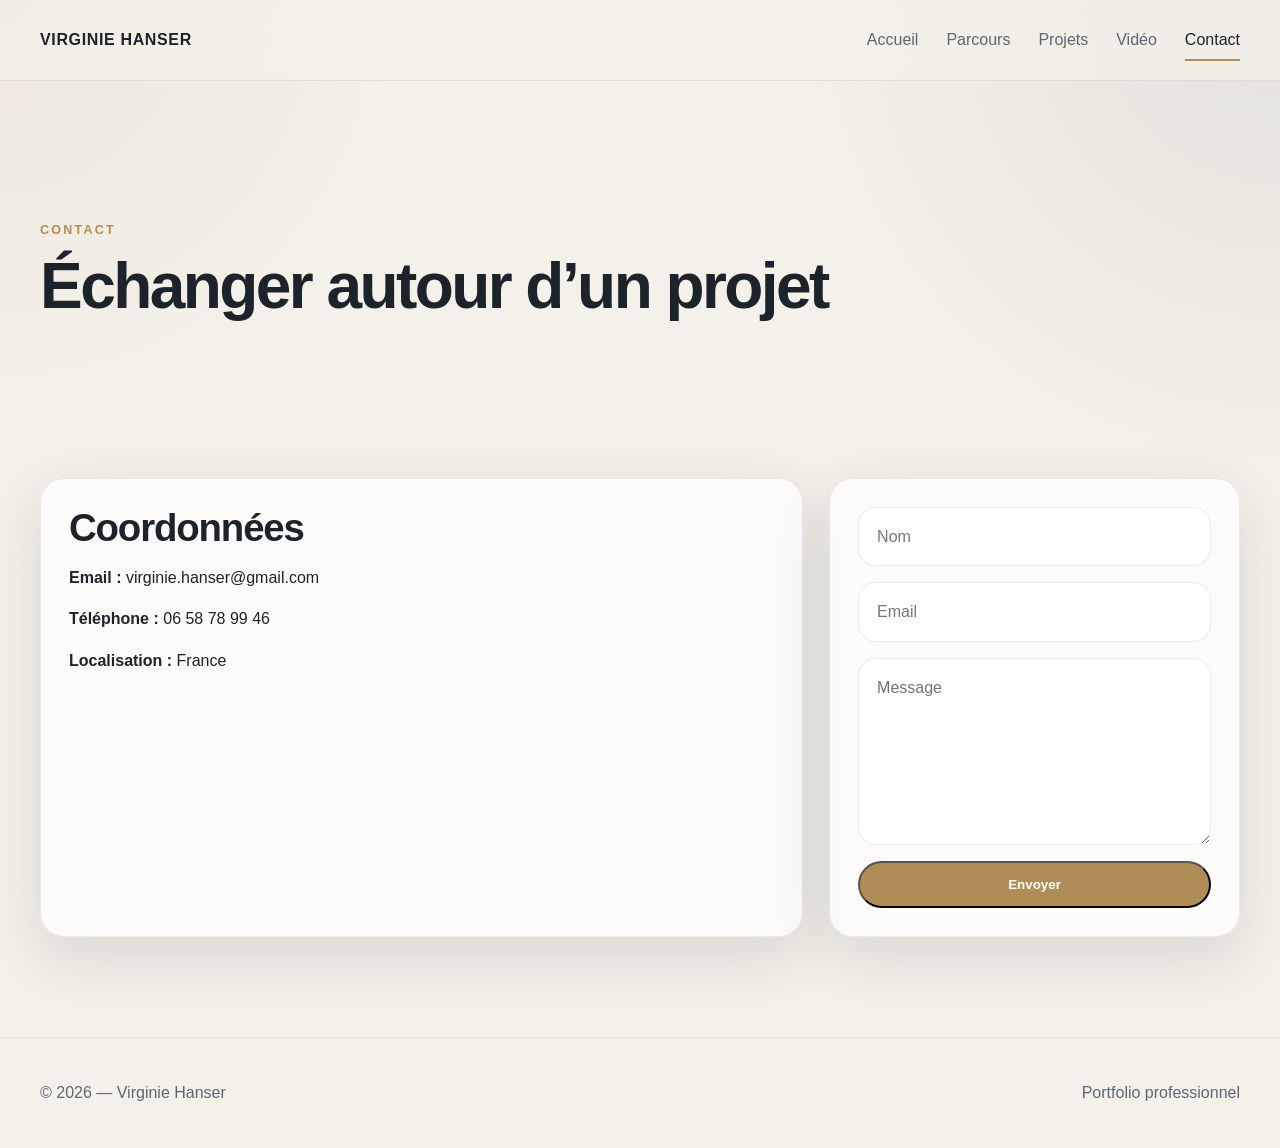
<file: contact.html>
<!DOCTYPE html>
<html lang="fr">
<head>
  <meta charset="UTF-8" />
  <meta name="viewport" content="width=device-width, initial-scale=1.0" />
  <title>Contact — Virginie Hanser</title>
  <link rel="stylesheet" href="css/style.css" />
</head>
<body>
  <header class="site-header">
    <div class="container nav-wrap">
      <a href="index.html" class="brand">Virginie Hanser</a>
      <nav class="nav">
        <a href="index.html">Accueil</a>
        <a href="parcours.html">Parcours</a>
        <a href="projets.html">Projets</a>
        <a href="video.html">Vidéo</a>
        <a href="contact.html" class="active">Contact</a>
      </nav>
      <button id="menuToggle" class="menu-toggle" aria-label="Ouvrir le menu">☰</button>
    </div>
  </header>

  <main class="page-main">
    <section class="page-hero">
      <div class="container">
        <p class="eyebrow">Contact</p>
        <h1>Échanger autour d’un projet</h1>
      </div>
    </section>

    <section class="section section-light">
      <div class="container contact-layout">
        <div class="contact-card reveal">
          <h2>Coordonnées</h2>
          <p><strong>Email :</strong> virginie.hanser@gmail.com</p>
          <p><strong>Téléphone :</strong> 06 58 78 99 46</p>
          <p><strong>Localisation :</strong> France</p>
        </div>

        <form class="contact-form reveal" onsubmit="return false;">
          <input type="text" placeholder="Nom" />
          <input type="email" placeholder="Email" />
          <textarea rows="6" placeholder="Message"></textarea>
          <button class="btn btn-primary">Envoyer</button>
        </form>
      </div>
    </section>
  </main>

  <footer class="site-footer">
    <div class="container footer-wrap">
      <p>© 2026 — Virginie Hanser</p>
      <p>Portfolio professionnel</p>
    </div>
  </footer>

  <script src="js/script.js"></script>
</body>
</html>
</file>
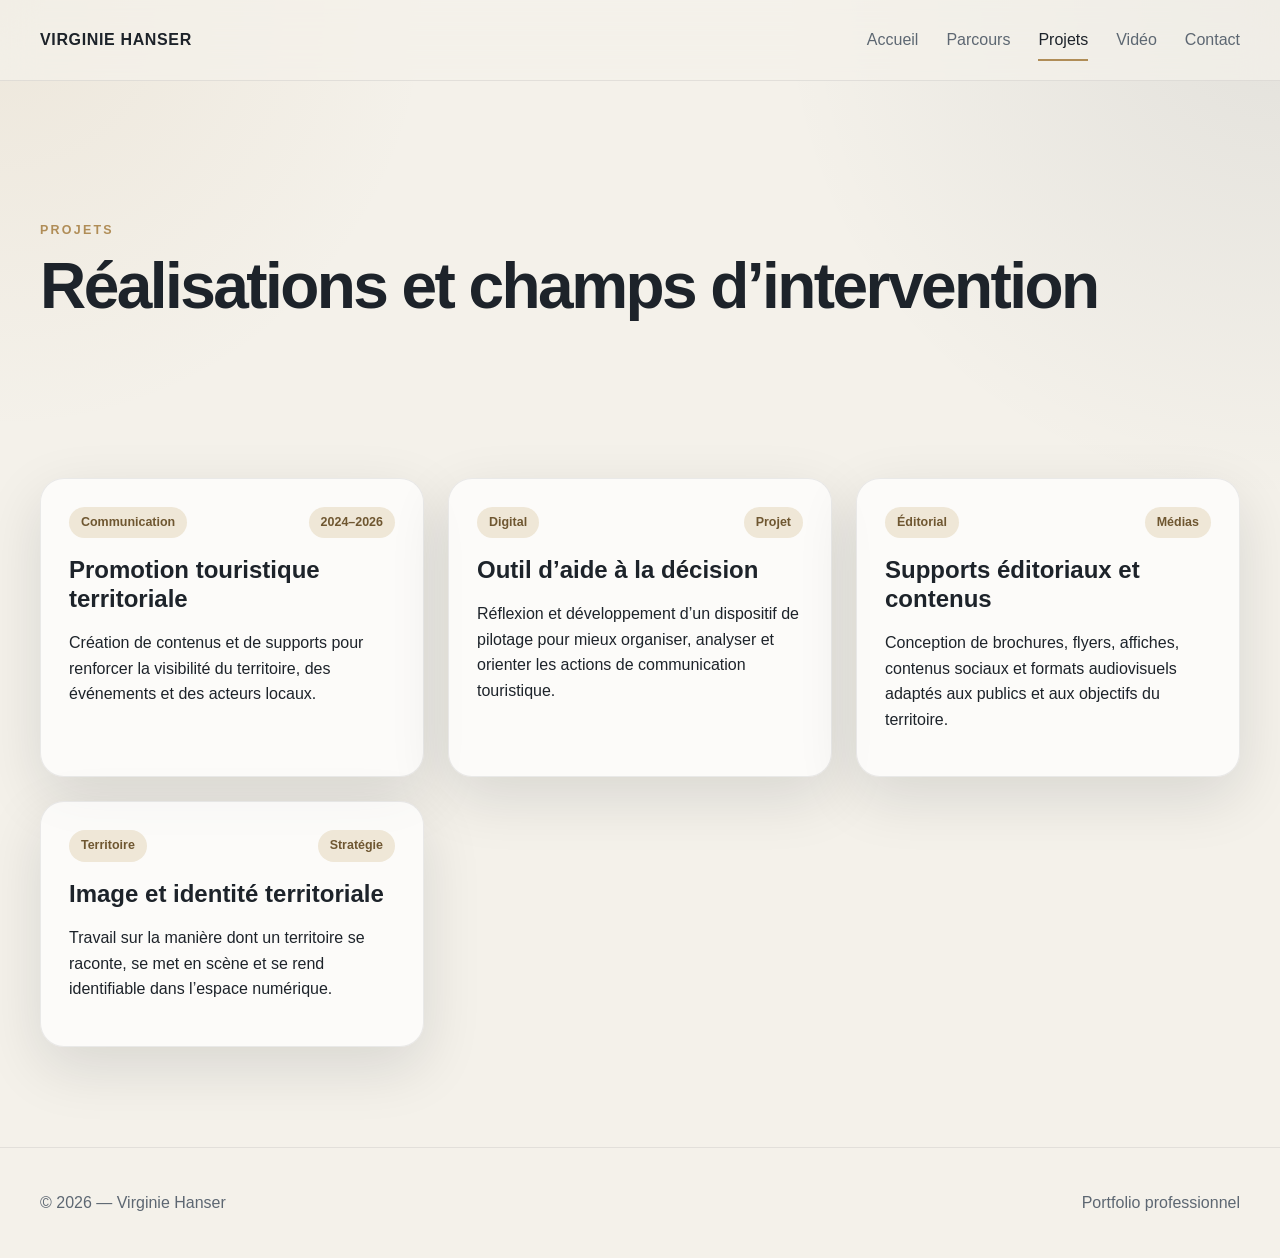
<file: projets.html>
<!DOCTYPE html>
<html lang="fr">
<head>
  <meta charset="UTF-8" />
  <meta name="viewport" content="width=device-width, initial-scale=1.0" />
  <title>Projets — Virginie Hanser</title>
  <link rel="stylesheet" href="css/style.css" />
</head>
<body>
  <header class="site-header">
    <div class="container nav-wrap">
      <a href="index.html" class="brand">Virginie Hanser</a>
      <nav class="nav">
        <a href="index.html">Accueil</a>
        <a href="parcours.html">Parcours</a>
        <a href="projets.html" class="active">Projets</a>
        <a href="video.html">Vidéo</a>
        <a href="contact.html">Contact</a>
      </nav>
      <button id="menuToggle" class="menu-toggle" aria-label="Ouvrir le menu">☰</button>
    </div>
  </header>

  <main class="page-main">
    <section class="page-hero">
      <div class="container">
        <p class="eyebrow">Projets</p>
        <h1>Réalisations et champs d’intervention</h1>
      </div>
    </section>

    <section class="section section-light">
      <div class="container case-grid">
        <article class="case-card reveal">
          <div class="case-top">
            <span class="tag">Communication</span>
            <span class="year">2024–2026</span>
          </div>
          <h2>Promotion touristique territoriale</h2>
          <p>
            Création de contenus et de supports pour renforcer la visibilité du territoire,
            des événements et des acteurs locaux.
          </p>
        </article>

        <article class="case-card reveal">
          <div class="case-top">
            <span class="tag">Digital</span>
            <span class="year">Projet</span>
          </div>
          <h2>Outil d’aide à la décision</h2>
          <p>
            Réflexion et développement d’un dispositif de pilotage pour mieux organiser,
            analyser et orienter les actions de communication touristique.
          </p>
        </article>

        <article class="case-card reveal">
          <div class="case-top">
            <span class="tag">Éditorial</span>
            <span class="year">Médias</span>
          </div>
          <h2>Supports éditoriaux et contenus</h2>
          <p>
            Conception de brochures, flyers, affiches, contenus sociaux et formats audiovisuels
            adaptés aux publics et aux objectifs du territoire.
          </p>
        </article>

        <article class="case-card reveal">
          <div class="case-top">
            <span class="tag">Territoire</span>
            <span class="year">Stratégie</span>
          </div>
          <h2>Image et identité territoriale</h2>
          <p>
            Travail sur la manière dont un territoire se raconte, se met en scène
            et se rend identifiable dans l’espace numérique.
          </p>
        </article>
      </div>
    </section>
  </main>

  <footer class="site-footer">
    <div class="container footer-wrap">
      <p>© 2026 — Virginie Hanser</p>
      <p>Portfolio professionnel</p>
    </div>
  </footer>

  <script src="js/script.js"></script>
</body>
</html>
</file>
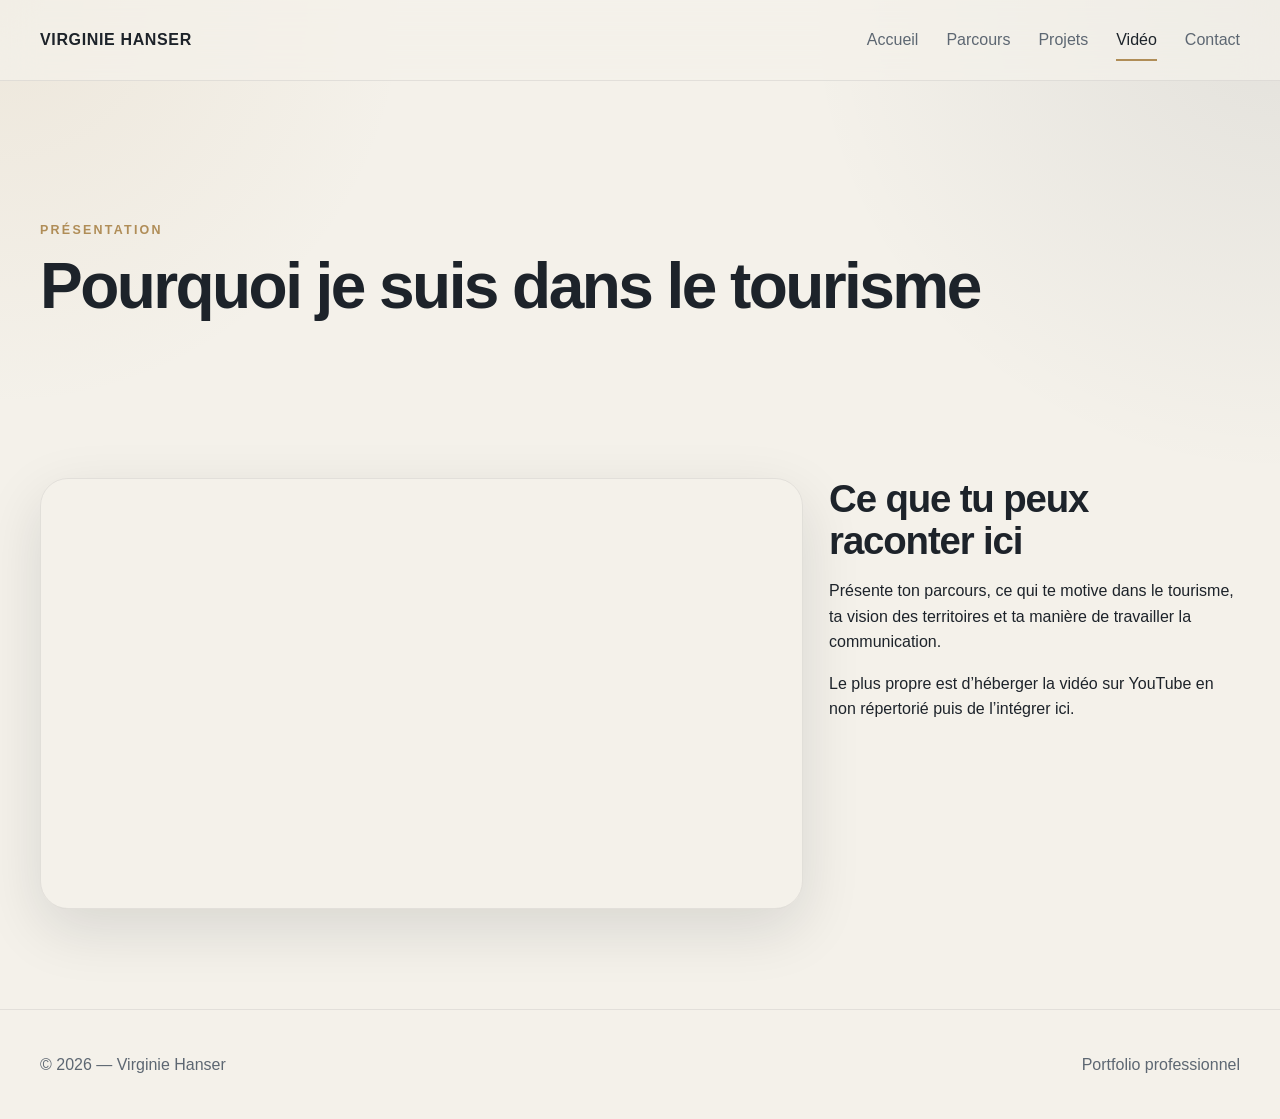
<file: video.html>
<!DOCTYPE html>
<html lang="fr">
<head>
  <meta charset="UTF-8" />
  <meta name="viewport" content="width=device-width, initial-scale=1.0" />
  <title>Vidéo — Virginie Hanser</title>
  <link rel="stylesheet" href="css/style.css" />
</head>
<body>
  <header class="site-header">
    <div class="container nav-wrap">
      <a href="index.html" class="brand">Virginie Hanser</a>
      <nav class="nav">
        <a href="index.html">Accueil</a>
        <a href="parcours.html">Parcours</a>
        <a href="projets.html">Projets</a>
        <a href="video.html" class="active">Vidéo</a>
        <a href="contact.html">Contact</a>
      </nav>
      <button id="menuToggle" class="menu-toggle" aria-label="Ouvrir le menu">☰</button>
    </div>
  </header>

  <main class="page-main">
    <section class="page-hero">
      <div class="container">
        <p class="eyebrow">Présentation</p>
        <h1>Pourquoi je suis dans le tourisme</h1>
      </div>
    </section>

    <section class="section section-light">
      <div class="container video-layout">
        <div class="video-embed reveal">
          <iframe
            src="https://www.youtube.com/embed/VIDEO_ID"
            title="Présentation vidéo"
            allow="accelerometer; autoplay; clipboard-write; encrypted-media; gyroscope; picture-in-picture"
            allowfullscreen></iframe>
        </div>

        <div class="video-text reveal">
          <h2>Ce que tu peux raconter ici</h2>
          <p>
            Présente ton parcours, ce qui te motive dans le tourisme, ta vision des territoires
            et ta manière de travailler la communication.
          </p>
          <p>
            Le plus propre est d’héberger la vidéo sur YouTube en non répertorié puis de l’intégrer ici.
          </p>
        </div>
      </div>
    </section>
  </main>

  <footer class="site-footer">
    <div class="container footer-wrap">
      <p>© 2026 — Virginie Hanser</p>
      <p>Portfolio professionnel</p>
    </div>
  </footer>

  <script src="js/script.js"></script>
</body>
</html>
</file>
<file: css/style.css>
:root{
  --bg:#f4f1ea;
  --surface:#fbfaf7;
  --surface-2:#ffffff;
  --dark:#101820;
  --text:#1d232a;
  --muted:#5d6772;
  --line:rgba(16,24,32,0.08);
  --gold:#b08d57;
  --deep:#18242f;
  --shadow:0 20px 60px rgba(16,24,32,0.12);
  --radius:24px;
  --max:1200px;
}

*{
  box-sizing:border-box;
}

html{
  scroll-behavior:smooth;
}

body{
  margin:0;
  font-family:Inter, Arial, Helvetica, sans-serif;
  color:var(--text);
  background:
    radial-gradient(circle at top left, rgba(176,141,87,0.10), transparent 24%),
    radial-gradient(circle at top right, rgba(24,36,47,0.08), transparent 28%),
    var(--bg);
  line-height:1.6;
}

img{
  max-width:100%;
  display:block;
}

a{
  text-decoration:none;
  color:inherit;
}

.container{
  width:min(calc(100% - 40px), var(--max));
  margin:0 auto;
}

.site-header{
  position:sticky;
  top:0;
  z-index:999;
  backdrop-filter:blur(18px);
  background:rgba(244,241,234,0.72);
  border-bottom:1px solid var(--line);
}

.nav-wrap{
  min-height:80px;
  display:flex;
  align-items:center;
  justify-content:space-between;
  gap:24px;
}

.brand{
  font-size:1rem;
  font-weight:700;
  letter-spacing:0.04em;
  text-transform:uppercase;
}

.nav{
  display:flex;
  gap:28px;
  align-items:center;
}

.nav a{
  position:relative;
  color:var(--muted);
  font-weight:500;
}

.nav a.active,
.nav a:hover{
  color:var(--text);
}

.nav a.active::after,
.nav a:hover::after{
  content:"";
  position:absolute;
  left:0;
  bottom:-8px;
  width:100%;
  height:2px;
  background:var(--gold);
}

.menu-toggle{
  display:none;
  border:none;
  background:transparent;
  font-size:1.5rem;
  cursor:pointer;
}

.hero{
  position:relative;
  min-height:92vh;
  display:flex;
  align-items:center;
  overflow:hidden;
}

.hero-bg{
  position:absolute;
  inset:0;
  background:
    linear-gradient(120deg, rgba(24,36,47,0.85), rgba(24,36,47,0.35)),
    radial-gradient(circle at right, rgba(176,141,87,0.28), transparent 30%);
  z-index:0;
}

.hero-grid{
  position:relative;
  z-index:1;
  display:grid;
  grid-template-columns:1.25fr 0.8fr;
  gap:48px;
  align-items:center;
  padding:80px 0;
}

.hero-copy{
  color:#fff;
}

.eyebrow{
  margin:0 0 12px;
  font-size:0.78rem;
  text-transform:uppercase;
  letter-spacing:0.18em;
  color:var(--gold);
  font-weight:700;
}

.eyebrow-light{
  color:#d8c4a2;
}

.hero h1,
.page-hero h1{
  margin:0 0 18px;
  line-height:1.04;
  font-size:clamp(2.6rem, 5vw, 5.4rem);
  font-weight:700;
  letter-spacing:-0.04em;
}

.lead{
  max-width:720px;
  font-size:1.12rem;
  color:rgba(255,255,255,0.85);
}

.hero-actions{
  display:flex;
  gap:14px;
  flex-wrap:wrap;
  margin-top:28px;
}

.btn{
  display:inline-flex;
  align-items:center;
  justify-content:center;
  padding:14px 20px;
  border-radius:999px;
  font-weight:600;
  transition:transform 0.25s ease, opacity 0.25s ease, background 0.25s ease;
}

.btn:hover{
  transform:translateY(-2px);
}

.btn-primary{
  background:var(--gold);
  color:#fff;
}

.btn-secondary{
  border:1px solid rgba(255,255,255,0.2);
  color:#fff;
  background:rgba(255,255,255,0.08);
}

.hero-card{
  background:rgba(255,255,255,0.08);
  border:1px solid rgba(255,255,255,0.14);
  backdrop-filter:blur(18px);
  border-radius:32px;
  padding:22px;
  box-shadow:var(--shadow);
}

.profile-img{
  width:100%;
  aspect-ratio:4 / 5;
  object-fit:cover;
  border-radius:24px;
}

.hero-card-content{
  padding-top:18px;
  color:#fff;
}

.mini-label{
  margin:0 0 6px;
  text-transform:uppercase;
  letter-spacing:0.16em;
  font-size:0.75rem;
  color:#d8c4a2;
}

.section{
  padding:100px 0;
}

.section-light{
  background:transparent;
}

.section-dark{
  background:var(--deep);
  color:#fff;
}

.section-head{
  max-width:760px;
  margin-bottom:40px;
}

.section-head h2,
.split-grid h2,
.video-text h2,
.contact-card h2,
.side-card h2{
  margin:0 0 12px;
  line-height:1.1;
  font-size:clamp(2rem, 3vw, 3rem);
  letter-spacing:-0.03em;
}

.feature-grid,
.project-preview-grid,
.case-grid{
  display:grid;
  grid-template-columns:repeat(3, 1fr);
  gap:24px;
}

.feature-card,
.project-preview,
.case-card,
.timeline-card,
.side-card,
.contact-card,
.contact-form,
.quote-card{
  background:rgba(255,255,255,0.72);
  border:1px solid var(--line);
  border-radius:var(--radius);
  padding:28px;
  box-shadow:var(--shadow);
}

.feature-index{
  display:inline-block;
  margin-bottom:14px;
  color:var(--gold);
  font-weight:700;
  letter-spacing:0.1em;
}

.split-grid{
  display:grid;
  grid-template-columns:1fr 0.9fr;
  gap:32px;
  align-items:center;
}

.text-soft{
  color:rgba(255,255,255,0.78);
}

.quote-card{
  background:rgba(255,255,255,0.08);
  border:1px solid rgba(255,255,255,0.12);
  color:#fff;
  font-size:1.35rem;
  line-height:1.5;
}

.page-main{
  min-height:100vh;
}

.page-hero{
  padding:140px 0 40px;
}

.timeline-layout,
.contact-layout,
.video-layout{
  display:grid;
  grid-template-columns:1.3fr 0.7fr;
  gap:26px;
}

.timeline-card{
  margin-bottom:20px;
}

.timeline-card h3,
.case-card h2,
.feature-card h3,
.project-preview h3{
  margin:0 0 10px;
  line-height:1.2;
}

.tag,
.year{
  display:inline-flex;
  align-items:center;
  border-radius:999px;
  padding:6px 12px;
  font-size:0.78rem;
  font-weight:600;
  background:#efe7d7;
  color:#6f5731;
}

.case-top{
  display:flex;
  align-items:center;
  justify-content:space-between;
  gap:10px;
  margin-bottom:18px;
}

.clean-list{
  list-style:none;
  padding:0;
  margin:0;
}

.clean-list li + li{
  margin-top:12px;
}

.video-embed{
  position:relative;
  padding-bottom:56.25%;
  height:0;
  overflow:hidden;
  border-radius:28px;
  box-shadow:var(--shadow);
  border:1px solid var(--line);
}

.video-embed iframe{
  position:absolute;
  inset:0;
  width:100%;
  height:100%;
  border:0;
}

.contact-form{
  display:grid;
  gap:16px;
}

.contact-form input,
.contact-form textarea{
  width:100%;
  padding:16px 18px;
  border-radius:18px;
  border:1px solid var(--line);
  background:#fff;
  font:inherit;
  color:var(--text);
}

.site-footer{
  border-top:1px solid var(--line);
  padding:26px 0;
}

.footer-wrap{
  display:flex;
  align-items:center;
  justify-content:space-between;
  gap:20px;
  color:var(--muted);
}

.reveal{
  opacity:0;
  transform:translateY(24px);
  transition:opacity 0.8s ease, transform 0.8s ease;
}

.reveal.visible{
  opacity:1;
  transform:translateY(0);
}

@media (max-width: 980px){
  .hero-grid,
  .split-grid,
  .timeline-layout,
  .contact-layout,
  .video-layout,
  .feature-grid,
  .project-preview-grid,
  .case-grid{
    grid-template-columns:1fr;
  }

  .hero{
    min-height:auto;
  }

  .page-hero{
    padding:120px 0 20px;
  }
}

@media (max-width: 760px){
  .nav{
    position:absolute;
    top:80px;
    right:20px;
    left:20px;
    display:none;
    flex-direction:column;
    align-items:flex-start;
    padding:20px;
    background:rgba(251,250,247,0.98);
    border:1px solid var(--line);
    border-radius:20px;
    box-shadow:var(--shadow);
  }

  .nav.open{
    display:flex;
  }

  .menu-toggle{
    display:block;
  }

  .footer-wrap{
    flex-direction:column;
    align-items:flex-start;
  }

  .hero h1,
  .page-hero h1{
    font-size:clamp(2.1rem, 9vw, 3.5rem);
  }
}
</file>
